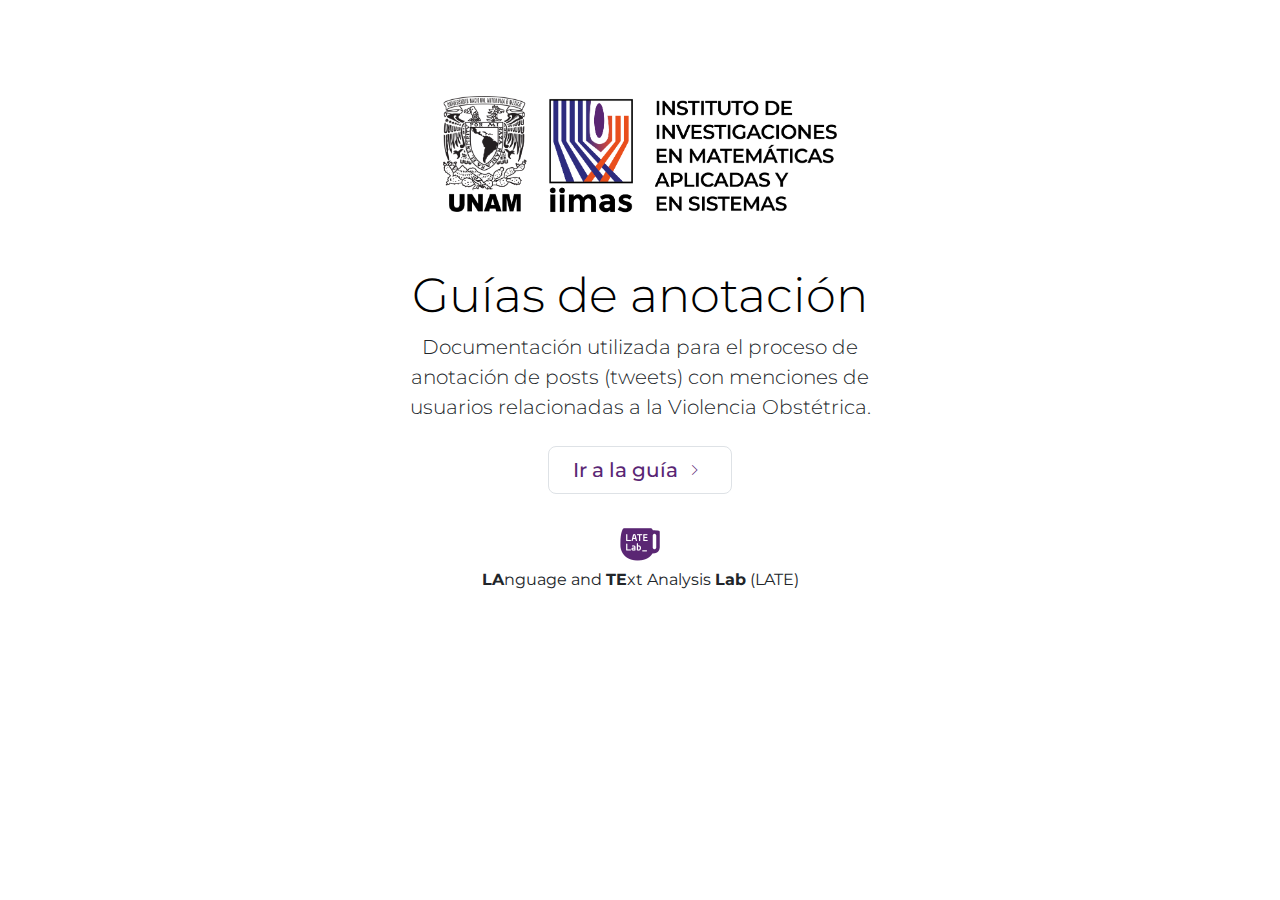
<file: index.html>
<!DOCTYPE html>
<html lang="es">
  <head>
    <meta charset="UTF-8" />
    <meta name="viewport" content="width=device-width, initial-scale=1.0" />
    <title>Guía de anotación</title>
    <link
      href="https://cdn.jsdelivr.net/npm/bootstrap@5.3.3/dist/css/bootstrap.min.css"
      rel="stylesheet"
      integrity="sha384-QWTKZyjpPEjISv5WaRU9OFeRpok6YctnYmDr5pNlyT2bRjXh0JMhjY6hW+ALEwIH"
      crossorigin="anonymous"
    />
    <link rel="stylesheet" href="css/style.css" />
  </head>
  <body>
    <div class="px-4 py-5 my-5 text-center">
      <div class="row">
          <div class="col-lg-4 col-xl-4 mx-auto">
            <img
            class="img-fluid"
            src="img/logo_ok.png"
            alt="unam_iimas"
          />
          </div>
      </div>
      <div class="col-lg-6 mx-auto p-5">
        <h1 class="display-5 text-body-emphasis">Guías de anotación</h1>
        <p class="lead mb-4">
          Documentación utilizada para el proceso de anotación de posts (tweets) con menciones de usuarios relacionadas a la Violencia Obstétrica.
        </p>
        <div class="d-grid gap-2 d-sm-flex justify-content-sm-center">
          <a
            href="intro.html"
            type="button"
            class="btn btn-outline-light btn-lg px-4 gap-3 liga-heroe border"
          >
          Ir a la guía
          <span class="material-symbols-outlined-heroe">chevron_right</span>
          </a>
        </div>
        <div class="mt-4 mb-4">
            <a href="https://github.com/PLN-disca-iimas">
              <img
                class="d-block mx-auto"
                src="img/late_lab.png"
                alt="late_lab"
                height="50"
              />
            </a>
            <strong>LA</strong>nguage and <strong>TE</strong>xt Analysis <strong>Lab</strong> (LATE)
          </p>
        </div>
      </div>
    </div>

    <script
      src="https://cdn.jsdelivr.net/npm/bootstrap@5.3.3/dist/js/bootstrap.bundle.min.js"
      integrity="sha384-YvpcrYf0tY3lHB60NNkmXc5s9fDVZLESaAA55NDzOxhy9GkcIdslK1eN7N6jIeHz"
      crossorigin="anonymous"
    ></script>
  </body>
</html>
</file>
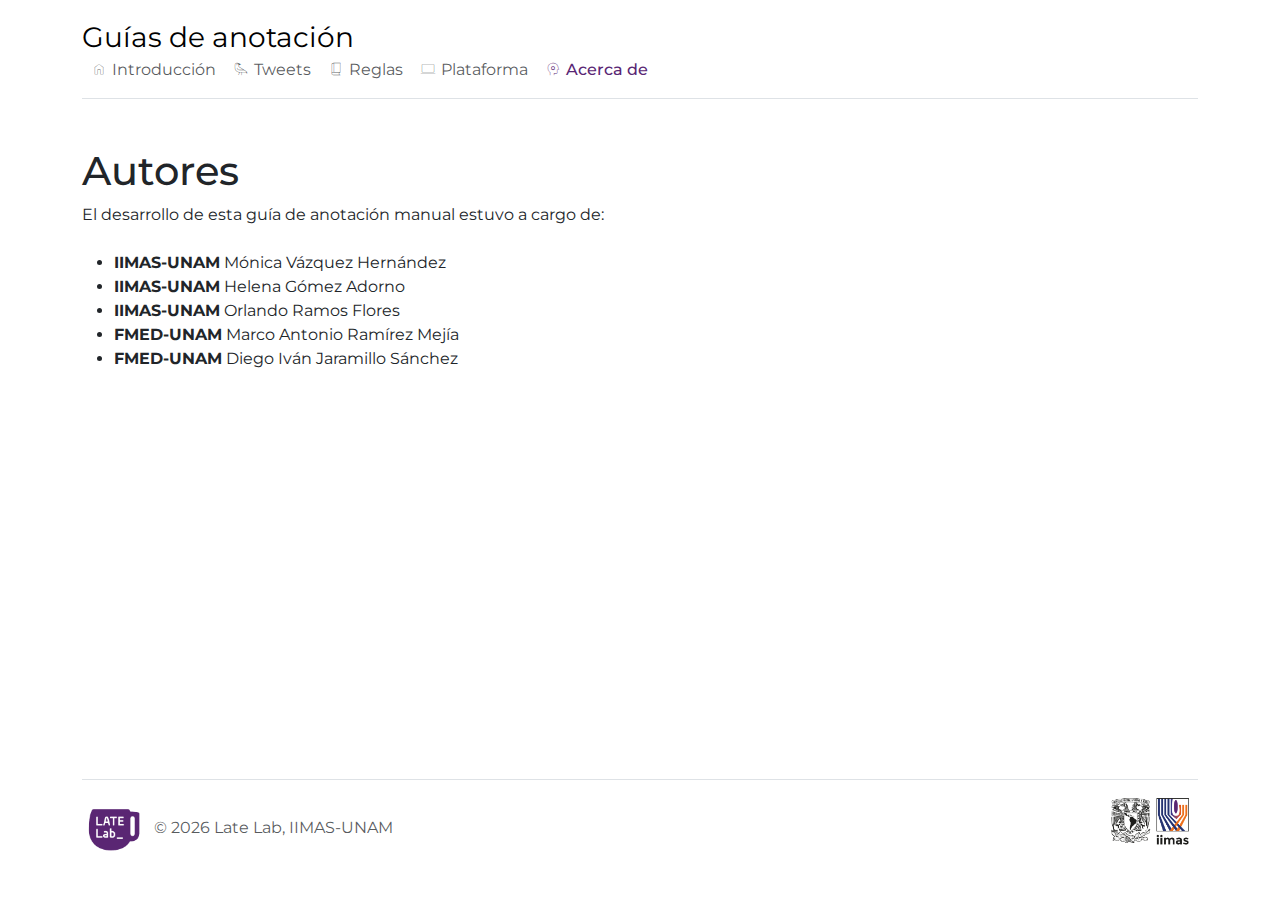
<file: about.html>
<!DOCTYPE html>
<html lang="es">
  <head>
    <meta charset="UTF-8" />
    <meta name="viewport" content="width=device-width, initial-scale=1.0" />
    <title>Acerca de</title>
    <link
      href="https://cdn.jsdelivr.net/npm/bootstrap@5.3.3/dist/css/bootstrap.min.css"
      rel="stylesheet"
      integrity="sha384-QWTKZyjpPEjISv5WaRU9OFeRpok6YctnYmDr5pNlyT2bRjXh0JMhjY6hW+ALEwIH"
      crossorigin="anonymous"
    />
    <link rel="stylesheet" href="css/style.css" />
  </head>
  <body class="d-flex flex-column min-vh-100">
    <div class="container">
      <header
        class="d-flex flex-wrap align-items-center justify-content-center justify-content-md-between py-3 mb-4 border-bottom"
      >
        <div class="col-md-6 mb-2 mb-md-0">
          <a
            href="intro.html"
            class="d-inline-flex link-body-emphasis text-decoration-none"
          >
            <span class="fs-3">Guías de anotación</span>
          </a>
        </div>

        <ul class="nav col-12 col-md-auto mb-2 justify-content-center mb-md-0">
          <li>
            <a
              class="liga-nav text-body-secondary px-2"
              href="intro.html"
              aria-current="page"
            >
              <span class="material-symbols-outlined">home</span>
              Introducción</a
            >
          </li>
          <li>
            <a
              class="liga-nav text-body-secondary px-2"
              href="labels.html"
              title="Tipos de tweets"
            >
              <span class="material-symbols-outlined">raven</span>
              Tweets</a
            >
          </li>
          <li>
            <a
              class="liga-nav text-body-secondary px-2"
              href="rules.html"
              title="Reglas establecidas"
            >
              <span class="material-symbols-outlined">book_2</span>
              Reglas</a
            >
          </li>
          <li>
            <a
              class="liga-nav text-body-secondary px-2"
              href="platform.html"
              title="Uso de la plataforma de etiquetado"
            >
              <span class="material-symbols-outlined">computer</span>
              Plataforma</a
            >
          </li>
          <li>
            <a
              class="liga-nav text-body-secondary px-2 active"
              href="about.html"
            >
              <span class="material-symbols-outlined">psychology</span>
              Acerca de</a
            >
          </li>
        </ul>
      </header>
    </div>

    <div class="container flex-grow-1 container py-4">
      <main>
        <section class="mb-4">
          <h1>Autores</h1>
          <p class="txt-justify mb-4">
            El desarrollo de esta guía de anotación manual estuvo a cargo de:
          </p>
        </section>
        <section>
          <ul>
            <li><strong>IIMAS-UNAM</strong> Mónica Vázquez Hernández</li>
            <li><strong>IIMAS-UNAM</strong> Helena Gómez Adorno</li>
            <li><strong>IIMAS-UNAM</strong> Orlando Ramos Flores</li>
            <li><strong>FMED-UNAM</strong> Marco Antonio Ramírez Mejía</li>
            <li><strong>FMED-UNAM</strong> Diego Iván Jaramillo Sánchez</li>
          </ul>
        </section>
      </main>
    </div>

    <div class="container mt-auto">
      <footer
        class="d-flex flex-wrap justify-content-between align-items-center py-3 my-4 border-top"
      >
        <div class="col-md-4 d-flex align-items-center">
          <a
            href="https://github.com/PLN-disca-iimas"
            class="mb-3 me-2 mb-md-0 text-body-secondary text-decoration-none lh-1"
          >
            <img src="img/late_lab.png" alt="late_lab" height="64" />
          </a>
          <span class="mb-3 mb-md-0 text-body-secondary">
            &copy;
            <script>
              document.write(new Date().getFullYear());
            </script>
            Late Lab, IIMAS-UNAM
          </span>
        </div>

        <div class="col-md-4 d-flex justify-content-end">
          <a
            href="https://www.iimas.unam.mx/"
            class="mb-3 me-2 mb-md-0 text-body-secondary text-decoration-none lh-1"
          >
            <img src="img/unam_iimas.png" alt="unam_iimas" height="64" />
          </a>
        </div>
      </footer>
    </div>

    <script
      src="https://cdn.jsdelivr.net/npm/bootstrap@5.3.3/dist/js/bootstrap.bundle.min.js"
      integrity="sha384-YvpcrYf0tY3lHB60NNkmXc5s9fDVZLESaAA55NDzOxhy9GkcIdslK1eN7N6jIeHz"
      crossorigin="anonymous"
    ></script>
  </body>
</html>
</file>
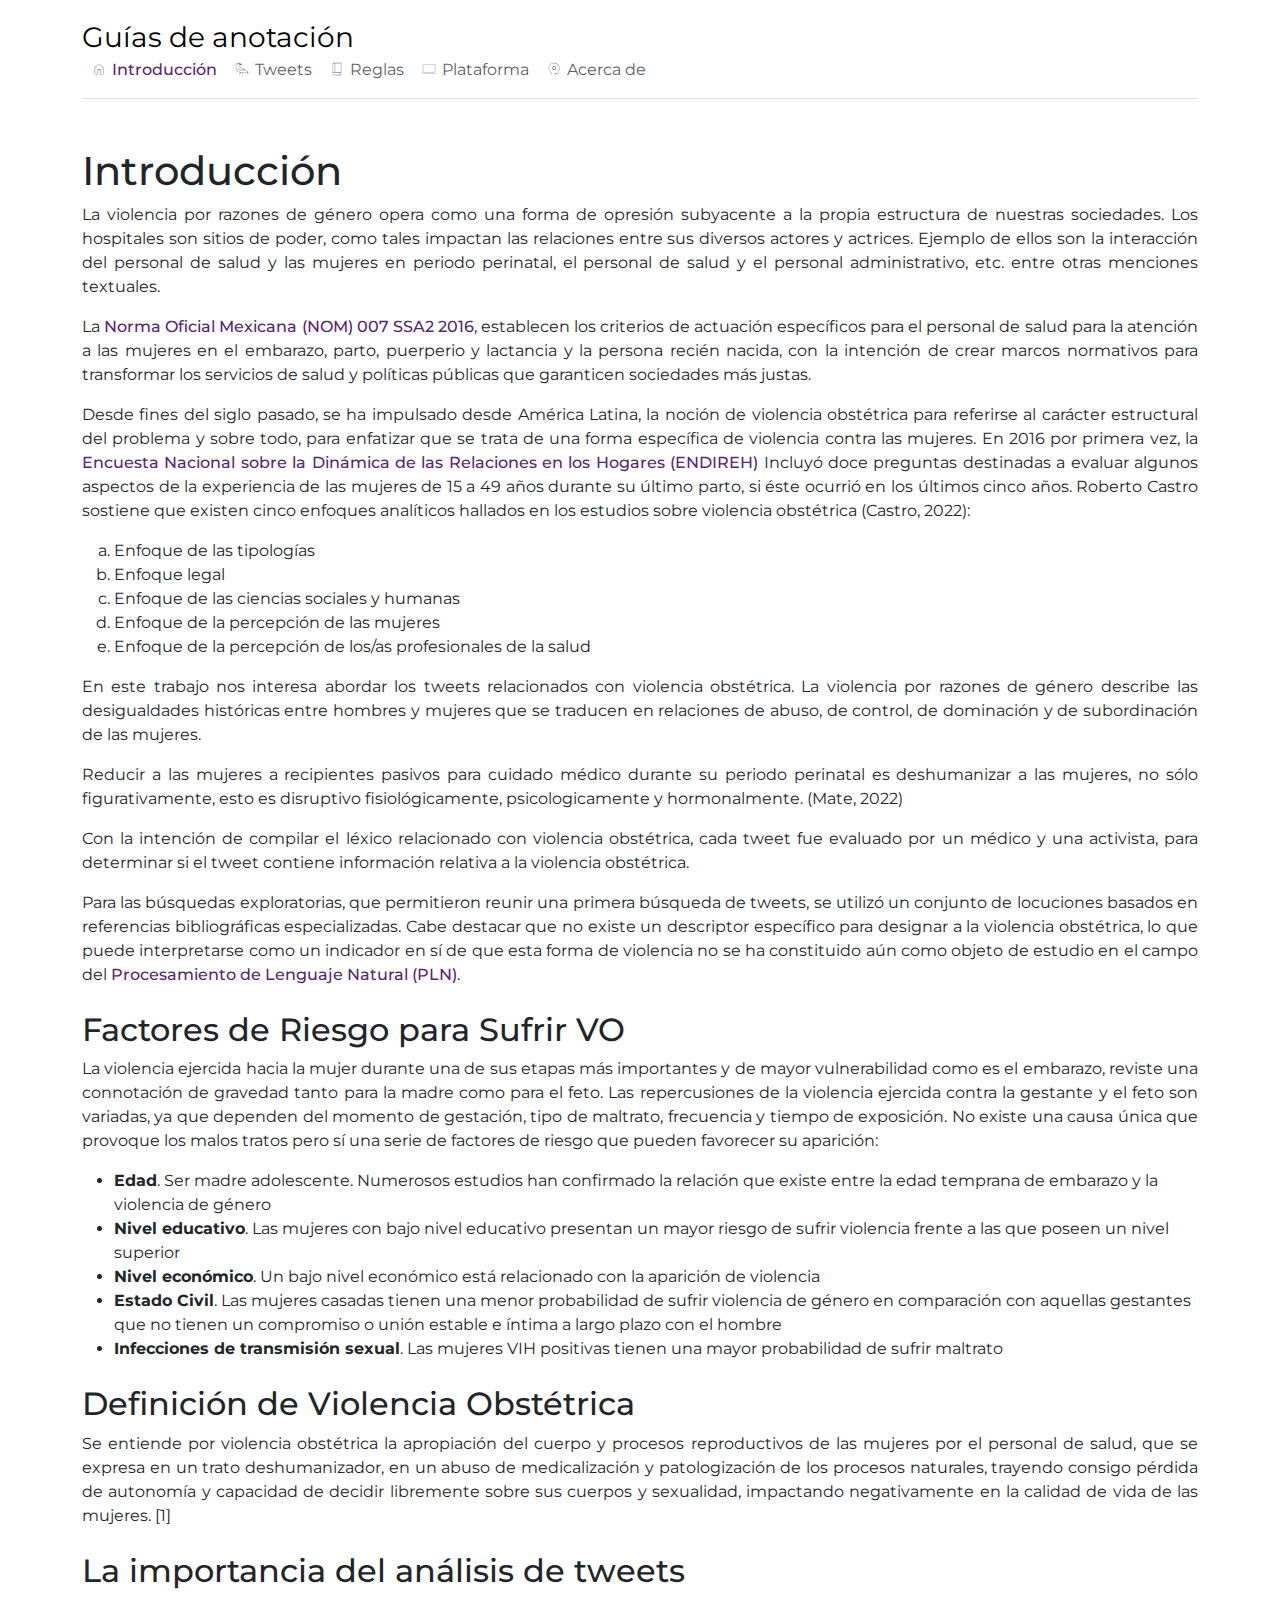
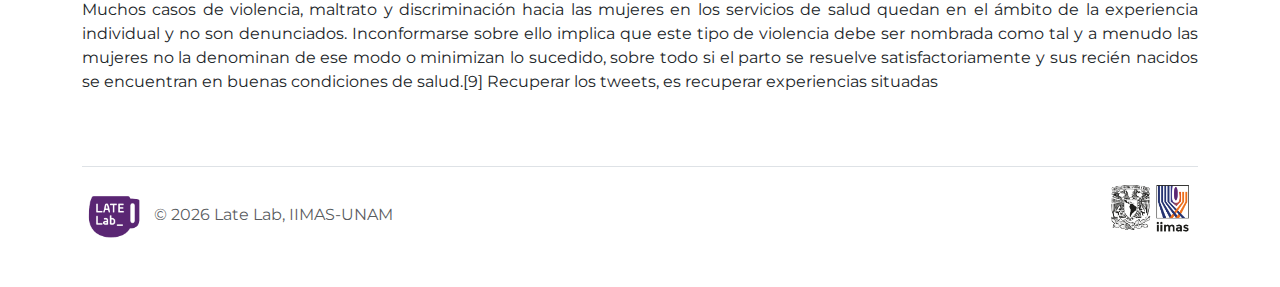
<file: intro.html>
<!DOCTYPE html>
<html lang="es">
  <head>
    <meta charset="UTF-8" />
    <meta name="viewport" content="width=device-width, initial-scale=1.0" />
    <title>Introducción</title>
    <link
      href="https://cdn.jsdelivr.net/npm/bootstrap@5.3.3/dist/css/bootstrap.min.css"
      rel="stylesheet"
      integrity="sha384-QWTKZyjpPEjISv5WaRU9OFeRpok6YctnYmDr5pNlyT2bRjXh0JMhjY6hW+ALEwIH"
      crossorigin="anonymous"
    />
    <link rel="stylesheet" href="css/style.css" />
  </head>
  <body class="d-flex flex-column min-vh-100">
    <div class="container">
      <header
        class="d-flex flex-wrap align-items-center justify-content-center justify-content-md-between py-3 mb-4 border-bottom"
      >
        <div class="col-md-6 mb-2 mb-md-0">
          <a
            href="intro.html"
            class="d-inline-flex link-body-emphasis text-decoration-none"
          >
            <span class="fs-3">Guías de anotación</span>
          </a>
        </div>

        <ul class="nav col-12 col-md-auto mb-2 justify-content-center mb-md-0">
          <li>
            <a
              class="liga-nav text-body-secondary px-2 active"
              href="intro.html"
              aria-current="page"
            >
              <span class="material-symbols-outlined">home</span>
              Introducción</a
            >
          </li>
          <li>
            <a
              class="liga-nav text-body-secondary px-2"
              href="labels.html"
              title="Tipos de tweets"
            >
              <span class="material-symbols-outlined">raven</span>
              Tweets</a
            >
          </li>
          <li>
            <a
              class="liga-nav text-body-secondary px-2"
              href="rules.html"
              title="Reglas establecidas"
            >
              <span class="material-symbols-outlined">book_2</span>
              Reglas</a
            >
          </li>
          <li>
            <a
              class="liga-nav text-body-secondary px-2"
              href="platform.html"
              title="Uso de la plataforma de etiquetado"
            >
              <span class="material-symbols-outlined">computer</span>
              Plataforma</a
            >
          </li>
          <li>
            <a class="liga-nav text-body-secondary px-2" href="about.html">
              <span class="material-symbols-outlined">psychology</span>
              Acerca de</a
            >
          </li>
        </ul>
      </header>
    </div>

    <div class="container flex-grow-1 container py-4">
      <main>
        <section class="mb-4">
          <h1>Introducción</h1>
          <p class="txt-justify">
            La violencia por razones de género opera como una forma de opresión
            subyacente a la propia estructura de nuestras sociedades. Los
            hospitales son sitios de poder, como tales impactan las relaciones
            entre sus diversos actores y actrices. Ejemplo de ellos son la
            interacción del personal de salud y las mujeres en periodo
            perinatal, el personal de salud y el personal administrativo, etc.
            entre otras menciones textuales.
          </p>
          <p class="txt-justify">
            La
            <a
              href="https://www.dof.gob.mx/nota_detalle.php?codigo=5432289&fecha=07/04/2016#gsc.tab=0"
              class="liga"
              target="_blank"
              >Norma Oficial Mexicana (NOM) 007 SSA2 2016</a
            >, establecen los criterios de actuación específicos para el
            personal de salud para la atención a las mujeres en el embarazo,
            parto, puerperio y lactancia y la persona recién nacida, con la
            intención de crear marcos normativos para transformar los servicios
            de salud y políticas públicas que garanticen sociedades más justas.
          </p>
          <p class="txt-justify">
            Desde fines del siglo pasado, se ha impulsado desde América Latina,
            la noción de violencia obstétrica para referirse al carácter
            estructural del problema y sobre todo, para enfatizar que se trata
            de una forma específica de violencia contra las mujeres. En 2016 por
            primera vez, la
            <a
              href="https://www.inegi.org.mx/contenidos/programas/endireh/2016/doc/endireh2016_presentacion_ejecutiva.pdf"
              class="liga"
              target="_blank"
              >Encuesta Nacional sobre la Dinámica de las Relaciones en los
              Hogares (ENDIREH)</a
            >
            Incluyó doce preguntas destinadas a evaluar algunos aspectos de la
            experiencia de las mujeres de 15 a 49 años durante su último parto,
            si éste ocurrió en los últimos cinco años. Roberto Castro sostiene
            que existen cinco enfoques analíticos hallados en los estudios sobre
            violencia obstétrica (Castro, 2022):
          </p>
          <ol type="a">
            <li>Enfoque de las tipologías</li>
            <li>Enfoque legal</li>
            <li>Enfoque de las ciencias sociales y humanas</li>
            <li>Enfoque de la percepción de las mujeres</li>
            <li>
              Enfoque de la percepción de los/as profesionales de la salud
            </li>
          </ol>
          <p class="txt-justify">
            En este trabajo nos interesa abordar los tweets relacionados con
            violencia obstétrica. La violencia por razones de género describe
            las desigualdades históricas entre hombres y mujeres que se traducen
            en relaciones de abuso, de control, de dominación y de subordinación
            de las mujeres.
          </p>
          <p class="txt-justify">
            Reducir a las mujeres a recipientes pasivos para cuidado médico
            durante su periodo perinatal es deshumanizar a las mujeres, no sólo
            figurativamente, esto es disruptivo fisiológicamente,
            psicologicamente y hormonalmente. (Mate, 2022)
          </p>
          <p class="txt-justify">
            Con la intención de compilar el léxico relacionado con violencia
            obstétrica, cada tweet fue evaluado por un médico y una activista,
            para determinar si el tweet contiene información relativa a la
            violencia obstétrica.
          </p>
          <p class="txt-justify">
            Para las búsquedas exploratorias, que permitieron reunir una primera
            búsqueda de tweets, se utilizó un conjunto de locuciones basados en
            referencias bibliográficas especializadas. Cabe destacar que no
            existe un descriptor específico para designar a la violencia
            obstétrica, lo que puede interpretarse como un indicador en sí de
            que esta forma de violencia no se ha constituido aún como objeto de
            estudio en el campo del
            <a
              href="https://es.wikipedia.org/wiki/Procesamiento_de_lenguajes_naturales"
              class="liga"
              target="_blank"
              >Procesamiento de Lenguaje Natural (PLN)</a
            >.
          </p>
        </section>
        <section class="mb-4">
          <h2>Factores de Riesgo para Sufrir VO</h2>
          <p class="txt-justify">
            La violencia ejercida hacia la mujer durante una de sus etapas más
            importantes y de mayor vulnerabilidad como es el embarazo, reviste
            una connotación de gravedad tanto para la madre como para el feto.
            Las repercusiones de la violencia ejercida contra la gestante y el
            feto son variadas, ya que dependen del momento de gestación, tipo de
            maltrato, frecuencia y tiempo de exposición. No existe una causa
            única que provoque los malos tratos pero sí una serie de factores de
            riesgo que pueden favorecer su aparición:
          </p>
          <ul>
            <li>
              <strong>Edad</strong>. Ser madre adolescente. Numerosos estudios
              han confirmado la relación que existe entre la edad temprana de
              embarazo y la violencia de género
            </li>
            <li>
              <strong>Nivel educativo</strong>. Las mujeres con bajo nivel
              educativo presentan un mayor riesgo de sufrir violencia frente a
              las que poseen un nivel superior
            </li>
            <li>
              <strong>Nivel económico</strong>. Un bajo nivel económico está
              relacionado con la aparición de violencia
            </li>
            <li>
              <strong>Estado Civil</strong>. Las mujeres casadas tienen una
              menor probabilidad de sufrir violencia de género en comparación
              con aquellas gestantes que no tienen un compromiso o unión estable
              e íntima a largo plazo con el hombre
            </li>
            <li>
              <strong>Infecciones de transmisión sexual</strong>. Las mujeres
              VIH positivas tienen una mayor probabilidad de sufrir maltrato
            </li>
          </ul>
        </section>
        <section class="mb-4">
          <h2>Definición de Violencia Obstétrica</h2>
          <p class="txt-justify">
            Se entiende por violencia obstétrica la apropiación del cuerpo y
            procesos reproductivos de las mujeres por el personal de salud, que
            se expresa en un trato deshumanizador, en un abuso de medicalización
            y patologización de los procesos naturales, trayendo consigo pérdida
            de autonomía y capacidad de decidir libremente sobre sus cuerpos y
            sexualidad, impactando negativamente en la calidad de vida de las
            mujeres. [1]
          </p>
        </section>
        <section class="mb-4">
          <h2>La importancia del análisis de tweets</h2>
          <p class="txt-justify">
            Muchos casos de violencia, maltrato y discriminación hacia las
            mujeres en los servicios de salud quedan en el ámbito de la
            experiencia individual y no son denunciados. Inconformarse sobre
            ello implica que este tipo de violencia debe ser nombrada como tal y
            a menudo las mujeres no la denominan de ese modo o minimizan lo
            sucedido, sobre todo si el parto se resuelve satisfactoriamente y
            sus recién nacidos se encuentran en buenas condiciones de salud.[9]
            Recuperar los tweets, es recuperar experiencias situadas
          </p>
        </section>
      </main>
    </div>

    <div class="container mt-auto">
      <footer
        class="d-flex flex-wrap justify-content-between align-items-center py-3 my-4 border-top"
      >
        <div class="col-md-4 d-flex align-items-center">
          <a
            href="https://github.com/PLN-disca-iimas"
            class="mb-3 me-2 mb-md-0 text-body-secondary text-decoration-none lh-1"
          >
            <img src="img/late_lab.png" alt="late_lab" height="64" />
          </a>
          <span class="mb-3 mb-md-0 text-body-secondary">
            &copy;
            <script>
              document.write(new Date().getFullYear());
            </script>
            Late Lab, IIMAS-UNAM
          </span>
        </div>
        <div class="col-md-4 d-flex justify-content-end">
          <a
            href="https://www.iimas.unam.mx/"
            class="mb-3 me-2 mb-md-0 text-body-secondary text-decoration-none lh-1"
          >
            <img src="img/unam_iimas.png" alt="unam_iimas" height="64" />
          </a>
        </div>
      </footer>
    </div>

    <script
      src="https://cdn.jsdelivr.net/npm/bootstrap@5.3.3/dist/js/bootstrap.bundle.min.js"
      integrity="sha384-YvpcrYf0tY3lHB60NNkmXc5s9fDVZLESaAA55NDzOxhy9GkcIdslK1eN7N6jIeHz"
      crossorigin="anonymous"
    ></script>
  </body>
</html>
</file>
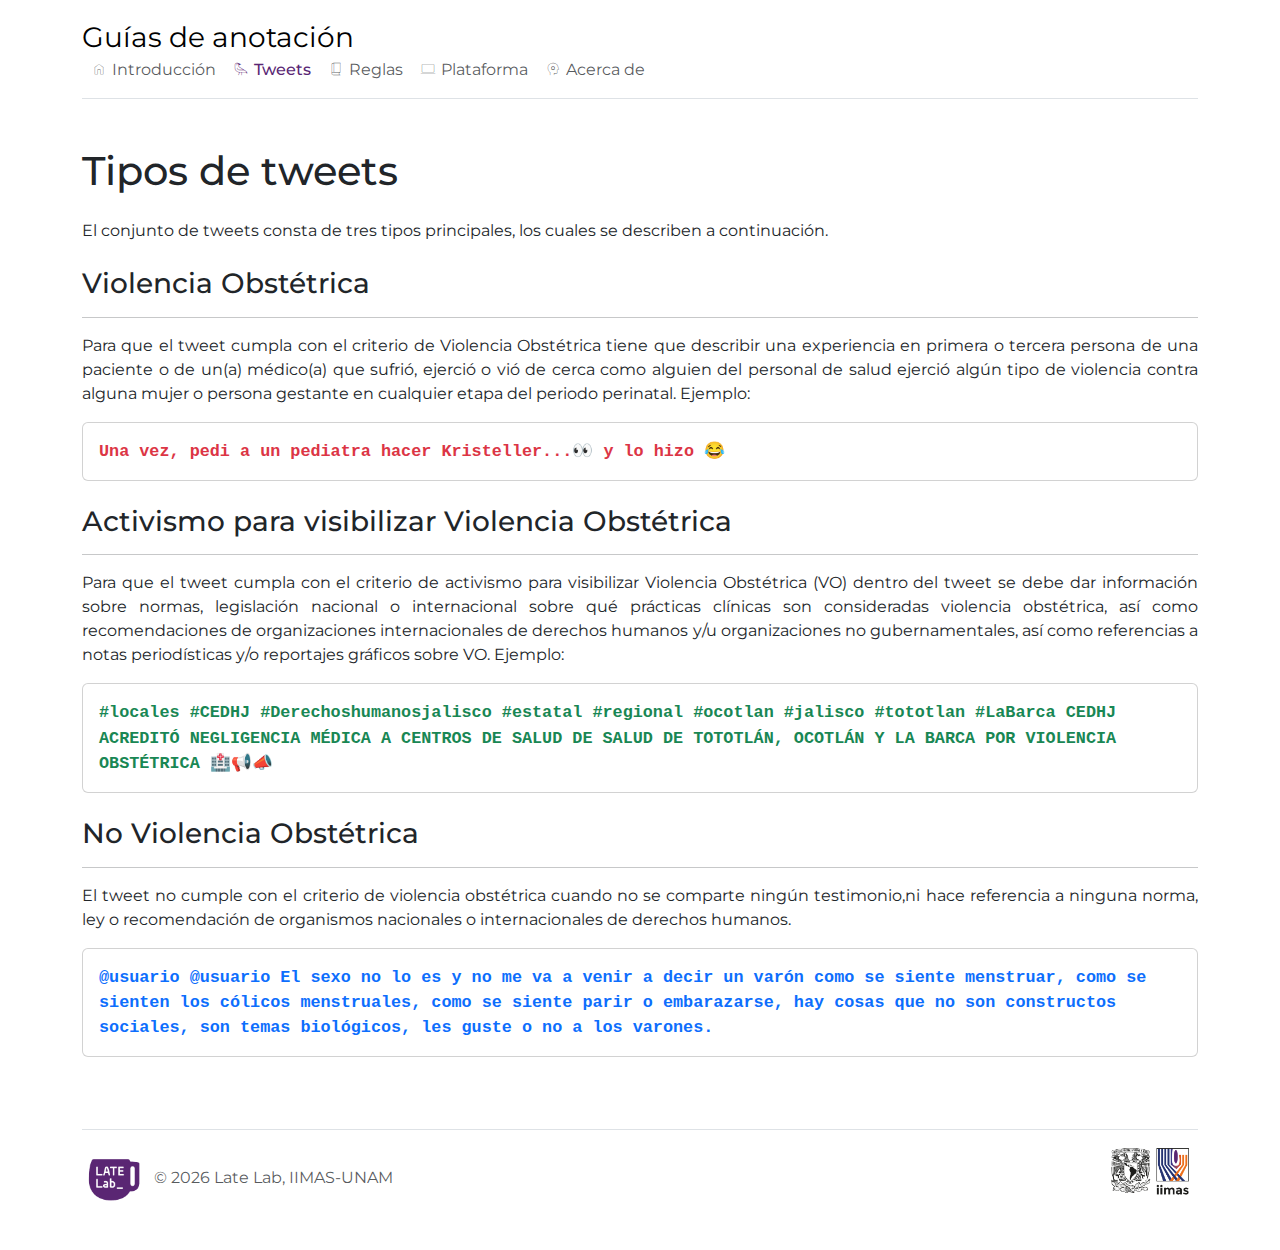
<file: labels.html>
<!DOCTYPE html>
<html lang="es">
  <head>
    <meta charset="UTF-8" />
    <meta name="viewport" content="width=device-width, initial-scale=1.0" />
    <title>Tipos de tweets</title>
    <link
      href="https://cdn.jsdelivr.net/npm/bootstrap@5.3.3/dist/css/bootstrap.min.css"
      rel="stylesheet"
      integrity="sha384-QWTKZyjpPEjISv5WaRU9OFeRpok6YctnYmDr5pNlyT2bRjXh0JMhjY6hW+ALEwIH"
      crossorigin="anonymous"
    />
    <link rel="stylesheet" href="css/style.css" />
  </head>
  <body class="d-flex flex-column min-vh-100">
    <div class="container">
      <header
        class="d-flex flex-wrap align-items-center justify-content-center justify-content-md-between py-3 mb-4 border-bottom"
      >
        <div class="col-md-6 mb-2 mb-md-0">
          <a
            href="intro.html"
            class="d-inline-flex link-body-emphasis text-decoration-none"
          >
            <span class="fs-3">Guías de anotación</span>
          </a>
        </div>

        <ul class="nav col-12 col-md-auto mb-2 justify-content-center mb-md-0">
          <li>
            <a
              class="liga-nav text-body-secondary px-2"
              href="intro.html"
              aria-current="page"
            >
              <span class="material-symbols-outlined">home</span>
              Introducción</a
            >
          </li>
          <li>
            <a
              class="liga-nav text-body-secondary px-2 active"
              href="labels.html"
              title="Tipos de tweets"
            >
              <span class="material-symbols-outlined">raven</span>
              Tweets</a
            >
          </li>
          <li>
            <a
              class="liga-nav text-body-secondary px-2"
              href="rules.html"
              title="Reglas establecidas"
            >
              <span class="material-symbols-outlined">book_2</span>
              Reglas</a
            >
          </li>
          <li>
            <a
              class="liga-nav text-body-secondary px-2"
              href="platform.html"
              title="Uso de la plataforma de etiquetado"
            >
              <span class="material-symbols-outlined">computer</span>
              Plataforma</a
            >
          </li>
          <li>
            <a class="liga-nav text-body-secondary px-2" href="about.html">
              <span class="material-symbols-outlined">psychology</span>
              Acerca de</a
            >
          </li>
        </ul>
      </header>
    </div>

    <div class="container flex-grow-1 container py-4">
      <main>
        <section class="mb-4">
          <h1 class="mb-4">Tipos de tweets</h1>
          <p class="txt-justify">
            El conjunto de tweets consta de tres tipos principales, los cuales
            se describen a continuación.
          </p>
        </section>

        <section class="mb-4">
          <h3>Violencia Obstétrica</h3>
          <hr />
          <p class="txt-justify">
            Para que el tweet cumpla con el criterio de Violencia Obstétrica
            tiene que describir una experiencia en primera o tercera persona de
            una paciente o de un(a) médico(a) que sufrió, ejerció o vió de cerca
            como alguien del personal de salud ejerció algún tipo de violencia
            contra alguna mujer o persona gestante en cualquier etapa del
            periodo perinatal. Ejemplo:
          </p>
          <div class="card mb-4">
            <div class="card-body">
              <div class="card-text text-danger text-tweet">
Una vez, pedi a un pediatra hacer Kristeller...👀 y lo hizo 😂              </div
              >
            </div>
          </div>
        </section>

        <section class="mb-4">
          <h3>Activismo para visibilizar Violencia Obstétrica</h3>
          <hr />
          <p class="txt-justify">
            Para que el tweet cumpla con el criterio de activismo para
            visibilizar Violencia Obstétrica (VO) dentro del tweet se debe dar
            información sobre normas, legislación nacional o internacional sobre
            qué prácticas clínicas son consideradas violencia obstétrica, así
            como recomendaciones de organizaciones internacionales de derechos
            humanos y/u organizaciones no gubernamentales, así como referencias
            a notas periodísticas y/o reportajes gráficos sobre VO. Ejemplo:
          </p>
          <div class="card mb-4">
            <div class="card-body">
              <div class="card-text fw-medium text-success text-tweet">
#locales #CEDHJ #Derechoshumanosjalisco #estatal #regional #ocotlan #jalisco #tototlan #LaBarca

CEDHJ ACREDITÓ NEGLIGENCIA MÉDICA A CENTROS DE SALUD DE SALUD DE TOTOTLÁN, OCOTLÁN Y LA BARCA POR VIOLENCIA OBSTÉTRICA 🏥📢📣
            </div
              >
            </div>
          </div>
        </section>

        <section class="mb-4">
          <h3>No Violencia Obstétrica</h3>
          <hr />
          <p class="txt-justify">
            El tweet no cumple con el criterio de violencia obstétrica cuando no
            se comparte ningún testimonio,ni hace referencia a ninguna norma,
            ley o recomendación de organismos nacionales o internacionales de
            derechos humanos.
          </p>
          <div class="card mb-4">
            <div class="card-body">
              <div class="card-text fw-medium text-primary text-tweet">
@usuario @usuario El sexo no lo es y no me va a venir a decir un varón como se siente menstruar, como se sienten los cólicos menstruales, como se siente parir o embarazarse, hay cosas que no son constructos sociales, son temas biológicos, les guste o no a los varones.
            </div
              >
            </div>
          </div>
        </section>
      </main>
    </div>

    <div class="container mt-auto">
      <footer
        class="d-flex flex-wrap justify-content-between align-items-center py-3 my-4 border-top"
      >
        <div class="col-md-4 d-flex align-items-center">
          <a
            href="https://github.com/PLN-disca-iimas"
            class="mb-3 me-2 mb-md-0 text-body-secondary text-decoration-none lh-1"
          >
            <img src="img/late_lab.png" alt="late_lab" height="64" />
          </a>
          <span class="mb-3 mb-md-0 text-body-secondary">
            &copy;
            <script>
              document.write(new Date().getFullYear());
            </script>
            Late Lab, IIMAS-UNAM
          </span>
        </div>

        <div class="col-md-4 d-flex justify-content-end">
          <a
            href="https://www.iimas.unam.mx/"
            class="mb-3 me-2 mb-md-0 text-body-secondary text-decoration-none lh-1"
          >
            <img src="img/unam_iimas.png" alt="unam_iimas" height="64" />
          </a>
        </div>
      </footer>
    </div>

    <script
      src="https://cdn.jsdelivr.net/npm/bootstrap@5.3.3/dist/js/bootstrap.bundle.min.js"
      integrity="sha384-YvpcrYf0tY3lHB60NNkmXc5s9fDVZLESaAA55NDzOxhy9GkcIdslK1eN7N6jIeHz"
      crossorigin="anonymous"
    ></script>
  </body>
</html>
</file>
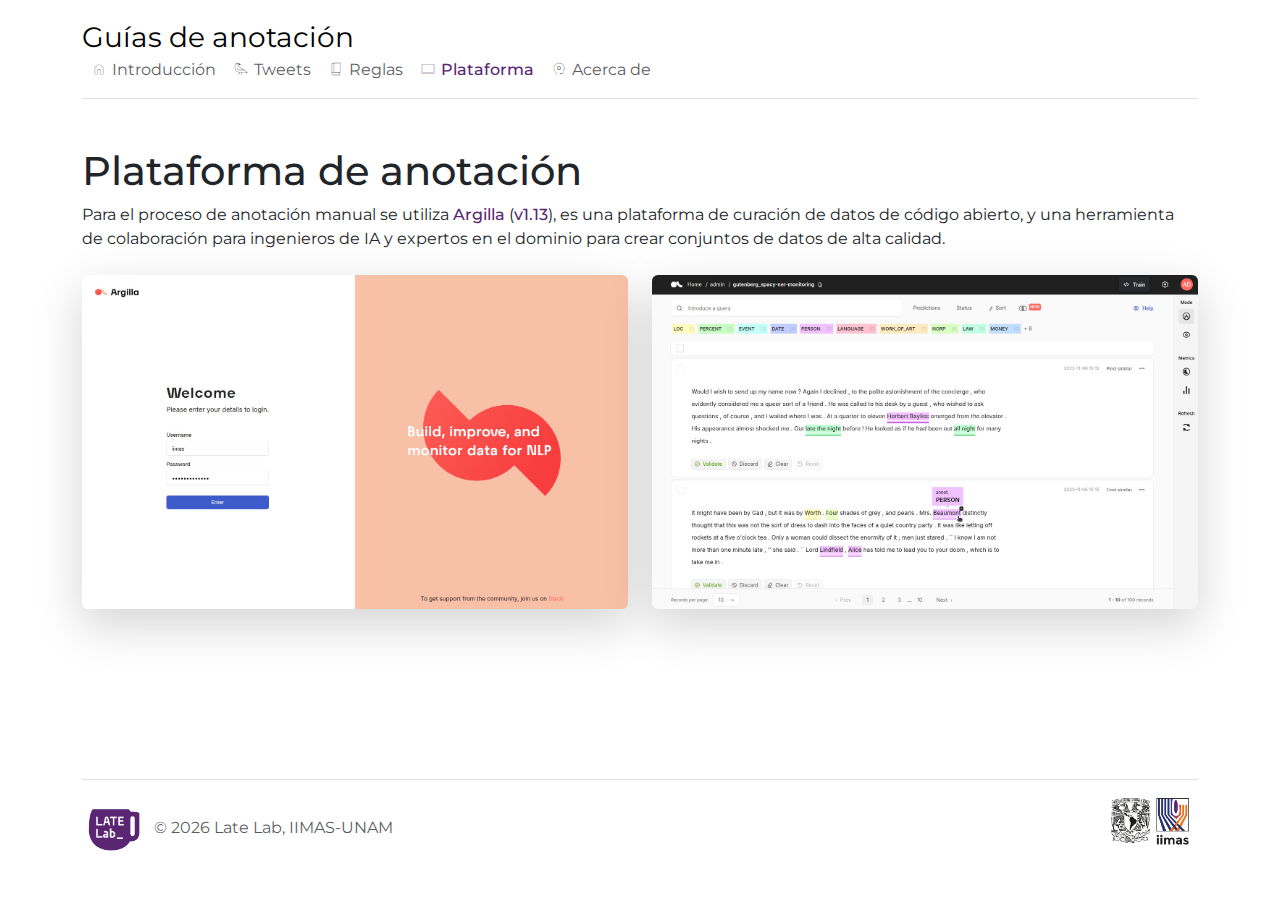
<file: platform.html>
<!DOCTYPE html>
<html lang="es">
  <head>
    <meta charset="UTF-8" />
    <meta name="viewport" content="width=device-width, initial-scale=1.0" />
    <title>Herramienta de anotación</title>
    <link
      href="https://cdn.jsdelivr.net/npm/bootstrap@5.3.3/dist/css/bootstrap.min.css"
      rel="stylesheet"
      integrity="sha384-QWTKZyjpPEjISv5WaRU9OFeRpok6YctnYmDr5pNlyT2bRjXh0JMhjY6hW+ALEwIH"
      crossorigin="anonymous"
    />
    <link rel="stylesheet" href="css/style.css" />
  </head>
  <body class="d-flex flex-column min-vh-100">
    <div class="container">
      <header
        class="d-flex flex-wrap align-items-center justify-content-center justify-content-md-between py-3 mb-4 border-bottom"
      >
        <div class="col-md-6 mb-2 mb-md-0">
          <a
            href="intro.html"
            class="d-inline-flex link-body-emphasis text-decoration-none"
          >
            <span class="fs-3">Guías de anotación</span>
          </a>
        </div>

        <ul class="nav col-12 col-md-auto mb-2 justify-content-center mb-md-0">
          <li>
            <a
              class="liga-nav text-body-secondary px-2"
              href="intro.html"
              aria-current="page"
            >
              <span class="material-symbols-outlined">home</span>
              Introducción</a
            >
          </li>
          <li>
            <a
              class="liga-nav text-body-secondary px-2"
              href="labels.html"
              title="Tipos de tweets"
            >
              <span class="material-symbols-outlined">raven</span>
              Tweets</a
            >
          </li>
          <li>
            <a
              class="liga-nav text-body-secondary px-2"
              href="rules.html"
              title="Reglas establecidas"
            >
              <span class="material-symbols-outlined">book_2</span>
              Reglas</a
            >
          </li>
          <li>
            <a
              class="liga-nav text-body-secondary px-2 active"
              href="platform.html"
              title="Uso de la plataforma de etiquetado"
            >
              <span class="material-symbols-outlined">computer</span>
              Plataforma</a
            >
          </li>
          <li>
            <a class="liga-nav text-body-secondary px-2" href="about.html">
              <span class="material-symbols-outlined">psychology</span>
              Acerca de</a
            >
          </li>
        </ul>
      </header>
    </div>

    <div class="container flex-grow-1 container py-4">
      <main>
        <section class="mb-4">
            <h1>Plataforma de anotación</h1>
            <p class="txt-justify-mb-4">
              Para el proceso de anotación manual se utiliza <a class="liga" href="https://docs.argilla.io/latest/" target="_blank">Argilla</a> (<a class="liga" href="https://docs.v1.argilla.io/en/v1.13.0/" target="_blank">v1.13</a>), es una plataforma de curación de datos de código abierto, y una herramienta de colaboración para ingenieros de IA y expertos en el dominio para crear conjuntos de datos de alta calidad.
            </p>
        </section>
        <section>
          <div class="row">
            <div class="col-md-6">
              <img src="img/argilla.jpg" class="img-fluid shadow-lg mb-5 bg-body-tertiary rounded" alt="argilla_platform">
            </div>
            <div class="col-md-6">
              <img src="img/argilla_tokens.jpg" class="img-fluid shadow-lg mb-5 bg-body-tertiary rounded" alt="argilla_platform">
            </div>
          </div>
        </section>
      </main>
    </div>

    <div class="container mt-auto">
      <footer
        class="d-flex flex-wrap justify-content-between align-items-center py-3 my-4 border-top"
      >
        <div class="col-md-4 d-flex align-items-center">
          <a
            href="https://github.com/PLN-disca-iimas"
            class="mb-3 me-2 mb-md-0 text-body-secondary text-decoration-none lh-1"
          >
            <img src="img/late_lab.png" alt="late_lab" height="64" />
          </a>
          <span class="mb-3 mb-md-0 text-body-secondary">
            &copy;
            <script>
              document.write(new Date().getFullYear());
            </script>
            Late Lab, IIMAS-UNAM
          </span>
        </div>

        <div class="col-md-4 d-flex justify-content-end">
          <a
            href="https://www.iimas.unam.mx/"
            class="mb-3 me-2 mb-md-0 text-body-secondary text-decoration-none lh-1"
          >
            <img src="img/unam_iimas.png" alt="unam_iimas" height="64" />
          </a>
        </div>
      </footer>
    </div>

    <script
      src="https://cdn.jsdelivr.net/npm/bootstrap@5.3.3/dist/js/bootstrap.bundle.min.js"
      integrity="sha384-YvpcrYf0tY3lHB60NNkmXc5s9fDVZLESaAA55NDzOxhy9GkcIdslK1eN7N6jIeHz"
      crossorigin="anonymous"
    ></script>
  </body>
</html>
</file>
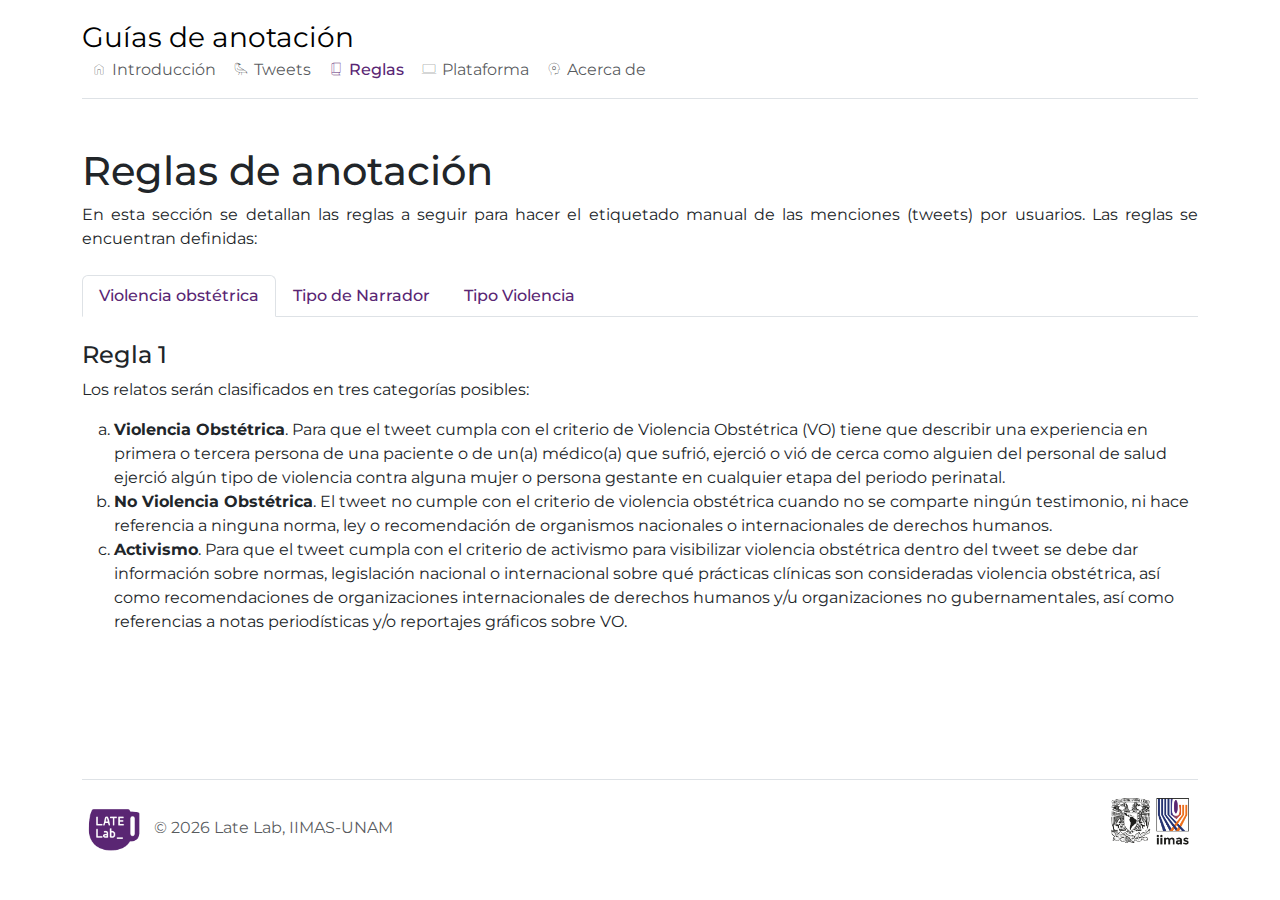
<file: rules.html>
<!DOCTYPE html>
<html lang="es">
  <head>
    <meta charset="UTF-8" />
    <meta name="viewport" content="width=device-width, initial-scale=1.0" />
    <title>Reglas de anotación</title>
    <link
      href="https://cdn.jsdelivr.net/npm/bootstrap@5.3.3/dist/css/bootstrap.min.css"
      rel="stylesheet"
      integrity="sha384-QWTKZyjpPEjISv5WaRU9OFeRpok6YctnYmDr5pNlyT2bRjXh0JMhjY6hW+ALEwIH"
      crossorigin="anonymous"
    />
    <link rel="stylesheet" href="css/style.css" />
  </head>
  <body class="d-flex flex-column min-vh-100">
    <div class="container">
      <header
        class="d-flex flex-wrap align-items-center justify-content-center justify-content-md-between py-3 mb-4 border-bottom"
      >
        <div class="col-md-6 mb-2 mb-md-0">
          <a
            href="intro.html"
            class="d-inline-flex link-body-emphasis text-decoration-none"
          >
            <span class="fs-3">Guías de anotación</span>
          </a>
        </div>

        <ul class="nav col-12 col-md-auto mb-2 justify-content-center mb-md-0">
          <li>
            <a
              class="liga-nav text-body-secondary px-2"
              href="intro.html"
              aria-current="page"
            >
              <span class="material-symbols-outlined">home</span>
              Introducción</a
            >
          </li>
          <li>
            <a
              class="liga-nav text-body-secondary px-2"
              href="labels.html"
              title="Tipos de tweets"
            >
              <span class="material-symbols-outlined">raven</span>
              Tweets</a
            >
          </li>
          <li>
            <a
              class="liga-nav text-body-secondary px-2 active"
              href="rules.html"
              title="Reglas establecidas"
            >
              <span class="material-symbols-outlined">book_2</span>
              Reglas</a
            >
          </li>
          <li>
            <a
              class="liga-nav text-body-secondary px-2"
              href="platform.html"
              title="Uso de la plataforma de etiquetado"
            >
              <span class="material-symbols-outlined">computer</span>
              Plataforma</a
            >
          </li>
          <li>
            <a class="liga-nav text-body-secondary px-2" href="about.html">
              <span class="material-symbols-outlined">psychology</span>
              Acerca de</a
            >
          </li>
        </ul>
      </header>
    </div>

    <div class="container flex-grow-1 container py-4">
      <main>
        <section class="mb-4">
          <h1>Reglas de anotación</h1>
          <p class="txt-justify mb-4">
            En esta sección se detallan las reglas a seguir para hacer el
            etiquetado manual de las menciones (tweets) por usuarios. Las reglas
            se encuentran definidas:
          </p>
        </section>

        <section class="mb-4">
          <ul class="nav nav-tabs" id="myTab" role="tablist">
            <li class="nav-item" role="presentation">
              <button
                class="nav-link liga active"
                id="violenciao-tab"
                data-bs-toggle="tab"
                data-bs-target="#violenciao-tab-pane"
                type="button"
                role="tab"
                aria-controls="violenciao-tab-pane"
                aria-selected="true"
              >
                Violencia obstétrica
              </button>
            </li>
            <li class="nav-item" role="presentation">
              <button
                class="nav-link liga"
                id="tiponarrador-tab"
                data-bs-toggle="tab"
                data-bs-target="#tiponarrador-tab-pane"
                type="button"
                role="tab"
                aria-controls="tiponarrador-tab-pane"
                aria-selected="false"
              >
                Tipo de Narrador
              </button>
            </li>
            <li class="nav-item" role="presentation">
              <button
                class="nav-link liga"
                id="tipoviolencia-tab"
                data-bs-toggle="tab"
                data-bs-target="#tipoviolencia-tab-pane"
                type="button"
                role="tab"
                aria-controls="tipoviolencia-tab-pane"
                aria-selected="false"
              >
                Tipo Violencia
              </button>
            </li>
          </ul>
        </section>

        <section class="mb-4">
          <div class="tab-content" id="myTabContent">
            <div
              class="tab-pane fade show active"
              id="violenciao-tab-pane"
              role="tabpanel"
              aria-labelledby="violenciao-tab"
              tabindex="0"
            >
              <h4>Regla 1</h4>
              <p>Los relatos serán clasificados en tres categorías posibles:</p>
              <ol type="a">
                <li>
                  <strong>Violencia Obstétrica</strong>. Para que el tweet cumpla con el
                  criterio de Violencia Obstétrica (VO) tiene que describir una
                  experiencia en primera o tercera persona de una paciente o de
                  un(a) médico(a) que sufrió, ejerció o vió de cerca como
                  alguien del personal de salud ejerció algún tipo de violencia
                  contra alguna mujer o persona gestante en cualquier etapa del
                  periodo perinatal.
                </li>
                <li>
                  <strong>No Violencia Obstétrica</strong>. El tweet no cumple con el criterio
                  de violencia obstétrica cuando no se comparte ningún
                  testimonio, ni hace referencia a ninguna norma, ley o
                  recomendación de organismos nacionales o internacionales de
                  derechos humanos.
                </li>
                <li>
                  <strong>Activismo</strong>. Para que el tweet
                  cumpla con el criterio de activismo para visibilizar violencia
                  obstétrica dentro del tweet se debe dar información sobre
                  normas, legislación nacional o internacional sobre qué
                  prácticas clínicas son consideradas violencia obstétrica, así
                  como recomendaciones de organizaciones internacionales de
                  derechos humanos y/u organizaciones no gubernamentales, así
                  como referencias a notas periodísticas y/o reportajes gráficos
                  sobre VO.
                </li>
              </ol>
            </div>
            <div
              class="tab-pane fade show"
              id="tiponarrador-tab-pane"
              role="tabpanel"
              aria-labelledby="tiponarrador-tab"
              tabindex="1"
            >
              <h4>Regla 2</h4>
              <p>
                Identificar quién relata la experiencia, si lo hace en primera
                persona o en tercera persona. Se describe en la siguiente tabla
                quién o quiénes podrían ser la o los encargados de hacer el
                relato.
              </p>
              <table class="table table-bordered">
                <thead>
                  <th>Tipo</th>
                  <th>Objetivo que persiguen</th>
                  <th>Narrador</th>
                  <th>Contienen</th>
                </thead>
                <tbody>
                  <tr>
                    <td>Otorga información general sobre VO</td>
                    <td>
                      Visualizar la violencia obstétrica, con fines didácticos
                      con el objetivo de comunicar qué prácticas clínicas son
                      consideradas violencia obstétrica. Visibilizar la
                      normalización de la violencia. A su vez socializan las
                      leyes que existen en varios países a fin de tratar de
                      erradicar, minimizar o controlar el impacto de las
                      violencias relacionadas a la obstetricia.
                    </td>
                    <td>Grupos feministas, periodistas, etc.</td>
                    <td>
                      <ul>
                        <li>
                          Información en cifras de varios países respecto a la
                          violencia ejercida/recibida.
                        </li>
                        <li>Referencias a normas y leyes vigentes</li>
                      </ul>
                    </td>
                  </tr>
                  <tr>
                    <td>Narraciones en tercera persona de casos de VO</td>
                    <td>
                      Compartir una experiencia hospitalaria en la que
                      normalmente la mujer en estado perinatal sufrió
                      negligencia médica o acciones que el personal de salud
                      ejerció VO. También entran en esta categoría los tweets
                      generados por medios de comunicación y periodistas, que
                      normalmente tienen una liga para un artículo donde el/la
                      periodista recupera testimonios de uno o varios casos de
                      violencia obstétrica.
                    </td>
                    <td>
                      Periodistas, personal de salud, mujeres en periodo
                      perinatal
                    </td>
                    <td>
                      <ul>
                        <li>Testimonios de médicos en la clínica</li>
                        <li>Ligas a otra página web</li>
                        <li>Fotografías</li>
                        <li>Infografías</li>
                      </ul>
                    </td>
                  </tr>
                  <tr>
                    <td>Testimonios de mujeres víctimas de VO</td>
                    <td>
                      Mujeres en estado perinatal comparten la experiencia de un
                      parto traumático, el dolor que vivieron y las emociones
                      que les generó esta experiencia. Los y las médicas(os)
                      comparten una experiencia dentro del hospital que podría
                      considerarse violencia obstétrica.
                    </td>
                    <td>Personal de salud, mujeres en periodo perinatal</td>
                    <td>Relatos</td>
                    <td></td>
                  </tr>
                </tbody>
              </table>
            </div>
            <div
              class="tab-pane fade"
              id="tipoviolencia-tab-pane"
              role="tabpanel"
              aria-labelledby="tipoviolencia-tab"
              tabindex="2"
            >
              <h4>Regla 3</h4>
              <p>
                Deben identificarse todos y cada uno de los tipos de violencia
                que se identifiquen en cada tweet, de acuerdo a la siguiente
                tabla y etiquetar todos los tipos que apliquen.
              </p>
              <table class="table table-bordered">
                <thead>
                  <th>Tipo VO</th>
                  <th>Ejemplos</th>
                  <th>Definición general</th>
                  <th>Nivel</th>
                </thead>
                <tbody>
                  <tr>
                    <td>Física</td>
                    <td>
                      <ul>
                        <li>Cesáreas innecesarias</li>
                        <li>Episiotomía mal realizada</li>
                        <li>Desgarres</li>
                        <li>Maniobra de Kristeller</li>
                        <li>Negligencia médica</li>
                        <li>Complicación</li>
                        <li>Sufrimiento Fetal</li>
                        <li>Parto inducido</li>
                        <li>Tactos vaginales excesivos</li>
                        <li>Acelerar el parto</li>
                        <li>Aplicación de Oxitocina sintética</li>
                        <li>Suministrar medicación no justificada</li>
                        <li>Disciplinamiento corporal</li>
                        <li>Procedimientos innecesarios</li>
                        <li>Anestesia general innecesaria</li>
                        <li>Rompe membranas</li>
                        <li>Coloca sonda uretral</li>
                      </ul>
                    </td>
                    <td>
                      Es cualquier acto que inflige daño no accidental, usando
                      la fuerza física o algún tipo de sustancia que, en
                      determinadas condiciones, pueda provocar o no lesiones ya
                      sean internas, externas, o ambas;sobre el cuerpo de la
                      mujer en estado perinatal.<br /><br />
                      <ol type="1">
                        <li>
                          Realizar prácticas invasivas o suministrar medicación
                          que no está justificada y que puede afectar el estado
                          de salud de la persona que está por nacer o de la
                          gestante
                        </li>
                        <li>
                          No respetar los tiempos ni las posibilidades del parto
                          vaginal
                        </li>
                        <li>Realizar cesáreas innecesarias</li>
                        <li>Practicar maniobras de Kristeller</li>
                        <li>
                          Realizar tactos vaginales por más de una persona así
                          como recurrentes
                        </li>
                      </ol>
                    </td>
                    <td>Evidente</td>
                  </tr>
                  <tr>
                    <td>Psicológica por omisión</td>
                    <td>
                      <ul>
                        <li>No informa sobre la evolución de su parto</li>
                        <li>No informa sobre los procedimientos médicos</li>
                        <li>No informa sobre el estado de salud de su bebé</li>
                        <li>
                          No informa sobre los riesgos y beneficios del parto
                          y/o cesárea
                        </li>
                        <li>Realizar prácticas médicas sin consentimiento</li>
                        <li>No permite intervención</li>
                      </ul>
                    </td>
                    <td>
                      Es cualquier omisión que dañe la estabilidad psicológica,
                      que puede consistir en: negligencia, abandono, descuido
                      reiterado, insultos, humillaciones, devaluación,
                      marginación, indiferencia, comparaciones destructivas,
                      rechazo, restricción a la autodeterminación y amenazas,
                      las cuales conllevan a la víctima a la depresión, al
                      aislamiento, a la devaluación de su autoestima e incluso
                      al suicidio.
                    </td>
                    <td>Sútil</td>
                  </tr>
                  <tr>
                    <td>Psicológica por acción</td>
                    <td>
                      <ul>
                        <li>Maltratar</li>
                        <li>Humillaciones</li>
                        <li>Falta de intimidad</li>
                        <li>Comentarios irónicos</li>
                        <li>Castigos</li>
                        <li>Trato deshumanizado</li>
                        <li>Insultos</li>
                        <li>Infantilizar</li>
                        <li>Generar miedo</li>
                        <li>Juzga la actividad sexual</li>
                        <li>Secuela emocional</li>
                      </ul>
                    </td>
                    <td>
                      Es aquella que se ejerce sobre la estabilidad emocional de
                      la mujer, (Díaz García, 2018) y que de acuerdo a
                      Jojoa-Tobar (2019) es entendida como: "limitar a las
                      mujeres a expresar libremente sus emociones, sentimientos
                      e inquietudes, optando por una actitud de sumisión, debido
                      a regaños, críticas y burlas por parte del personal de
                      salud". También comprende:
                      <br /><br />
                      <ol type="a">
                        <li>
                          La falta de información, de estrategias para procesos
                          educativos efectivos
                        </li>
                        <li>La Imposibilidad de decidir autónomamente</li>
                        <li>Las Agresiones verbales</li>
                        <li>El ejercicio de poder (poder/saber)</li>
                        <li>Inducir la culpa</li>
                      </ol>
                    </td>
                    <td>Evidente</td>
                  </tr>
                  <tr>
                    <td>Institucional</td>
                    <td>
                      <ul>
                        <li>Falta de insumos</li>
                        <li>Falta de personal</li>
                        <li>
                          Falta de políticas para atención y seguimiento de
                          quejas
                        </li>
                        <li>
                          Instalaciones inadecuadas para permitir el
                          acompañamiento de familiares
                        </li>
                        <li>Espera prolongada en el servicio de urgencias</li>
                        <li>Tratar a las mujeres como objetos de trabajo</li>
                        <li>
                          Discriminación por razones de grupo étnico, clase
                          social, edad, etc.
                        </li>
                        <li>Muerte materna por negligencia</li>
                        <li>Muerte del/la bebé por negligencia</li>
                        <li>
                          Obtención del consentimiento informado bajo presión
                        </li>
                      </ul>
                    </td>
                    <td>
                      Son los actos u omisiones de las y los servidores públicos
                      de cualquier orden de gobierno que discriminen, utilicen
                      estereotipos de género o tengan como fin dilatar,
                      obstaculizar o impedir el goce y ejercicio de los derechos
                      humanos de las mujeres así como su acceso al disfrute de
                      políticas públicas destinadas a prevenir, atender,
                      investigar, sancionar y erradicar los diferentes tipos de
                      violencia.[5]
                    </td>
                    <td>Sútil</td>
                  </tr>
                  <tr>
                    <td>Sexual</td>
                    <td>
                      <ul>
                        <li>Anticoncepción forzada (operación)</li>
                        <li>
                          Esterilización presión para colocarse un dispositivo
                          intrauterino abuso sexual
                        </li>
                      </ul>
                    </td>
                    <td>
                      <ul>
                        <li>
                          Cualquier conducta que implique un acto de naturaleza
                          sexual forzada contra la voluntad de la mujer a través
                          de la fuerza o la intimidación, con independencia de
                          que el agresor guarde o no relación conyugal, de
                          pareja, afectiva o de parentesco con la misma (7,8)
                        </li>
                        <li>
                          Los abusos sexuales comprenden también cualquier
                          atentado contra la libertad sexual de otra persona,
                          pero realizado sin violencia ni intimidación, aunque
                          siempre sin que medie el consentimiento de dicha
                          persona
                        </li>
                        <li>
                          También puede haber violencia sexual si la persona no
                          está en condiciones de dar su consentimiento
                        </li>
                      </ul>
                    </td>
                    <td>Evidente</td>
                  </tr>
                  <tr>
                    <td>Económica</td>
                    <td></td>
                    <td>
                      La medicina ha mutado hacia lógicas capitalistas. En la
                      búsqueda de acumulación de capital, se han creado
                      estrategias en los procesos de salud/enfermedad y
                      atención/cuidado para ver estos como bienes de mercado y
                      no como derecho humano, para ello utilizan los cuerpos de
                      las mujeres y sus necesidades(reales o creadas)de atención
                      a la salud.
                    </td>
                    <td>Sútil</td>
                  </tr>
                </tbody>
              </table>
            </div>
          </div>
        </section>
      </main>
    </div>

    <div class="container mt-auto">
      <footer
        class="d-flex flex-wrap justify-content-between align-items-center py-3 my-4 border-top"
      >
        <div class="col-md-4 d-flex align-items-center">
          <a
            href="https://github.com/PLN-disca-iimas"
            class="mb-3 me-2 mb-md-0 text-body-secondary text-decoration-none lh-1"
          >
            <img src="img/late_lab.png" alt="late_lab" height="64" />
          </a>
          <span class="mb-3 mb-md-0 text-body-secondary">
            &copy;
            <script>
              document.write(new Date().getFullYear());
            </script>
            Late Lab, IIMAS-UNAM
          </span>
        </div>

        <div class="col-md-4 d-flex justify-content-end">
          <a
            href="https://www.iimas.unam.mx/"
            class="mb-3 me-2 mb-md-0 text-body-secondary text-decoration-none lh-1"
          >
            <img src="img/unam_iimas.png" alt="unam_iimas" height="64" />
          </a>
        </div>
      </footer>
    </div>

    <script
      src="https://cdn.jsdelivr.net/npm/bootstrap@5.3.3/dist/js/bootstrap.bundle.min.js"
      integrity="sha384-YvpcrYf0tY3lHB60NNkmXc5s9fDVZLESaAA55NDzOxhy9GkcIdslK1eN7N6jIeHz"
      crossorigin="anonymous"
    ></script>
  </body>
</html>
</file>
<file: css/style.css>
/* Importar la fuente desde Google Fonts */
@import url('https://fonts.googleapis.com/css2?family=Playfair+Display:wght@400;700&display=swap');
@import url('https://fonts.googleapis.com/css2?family=Josefin+Sans:ital,wght@0,100..700;1,100..700&family=Lora:ital,wght@0,400..700;1,400..700&family=Roboto&display=swap');
@import url('https://fonts.googleapis.com/css2?family=Montserrat:ital,wght@0,100..900;1,100..900&family=Roboto:ital,wght@0,100;0,300;0,400;0,500;0,700;0,900;1,100;1,300;1,400;1,500;1,700;1,900&display=swap');
@import url('https://fonts.googleapis.com/css2?family=Courier+Prime:ital,wght@0,100..700;1,100..700&display=swap');
@import url('https://fonts.googleapis.com/css2?family=Material+Symbols+Outlined');

/* Aplicar la fuente Playfair Display a todo el proyecto */
body {
    font-family: "Montserrat", sans-serif;
    font-size: 1em;
}

.liga, .liga-heroe, .liga-tab {
    text-decoration: none;
    color: #592674;
    font-weight: 500;
}

.liga-nav {
    text-decoration: none;
    color: #592674;
}

.liga-heroe:hover {
    text-decoration: none;
}

.liga-tab {
    text-decoration: none;
    font-weight: 400;
}

a:hover {
    color: #e94e1d !important;
    font-weight: 500;
}

.nav-link:hover {
    color: #e94e1d !important;
    font-weight: 500;
}

.nav .active {
    color: #592674 !important;
    font-weight: 500;
}

.material-symbols-outlined, .material-symbols-outlined-heroe {
    font-family: 'Material Symbols Outlined';
    font-weight: 100;
    font-style: normal;
    font-size: 18px;
    display: inline-block;
    line-height: 1;
    text-transform: none;
    letter-spacing: normal;
    word-wrap: normal;
    white-space: nowrap;
    direction: ltr;
    vertical-align: text-top;
}

.material-symbols-outlined-heroe {
    font-size: 24px;
}

.txt-justify {
    text-align: justify;
}

.x-shadow {
    box-shadow: rgba(17, 17, 26, 0.1) 0px 8px 24px, rgba(17, 17, 26, 0.1) 0px 16px 56px, rgba(17, 17, 26, 0.1) 0px 24px 80px;
    border-radius: 10px;
}

/* etiquetas */
#entity-span {
    position: relative;
    background-color: #592674;
    color: white;
    /* font-size: 0.9em; */
    position: relative;
    /* padding: 5px; */
    padding-left: 5px;
    padding-right: 5px;
    display: inline-block;
    border-radius: 10px;
}

#entity-tag {
    position: absolute;
    top: -15px;
    left: 0;
    font-size: 0.7em;
    padding: 2px 5px;
    white-space: nowrap;
}

.txt-example {
    line-height: 30px !important;
}

.text-tweet {
    font-family: 'Courier New', Courier, monospace;
    font-size: 1.05em;
    font-weight: 600 !important;
}
</file>
